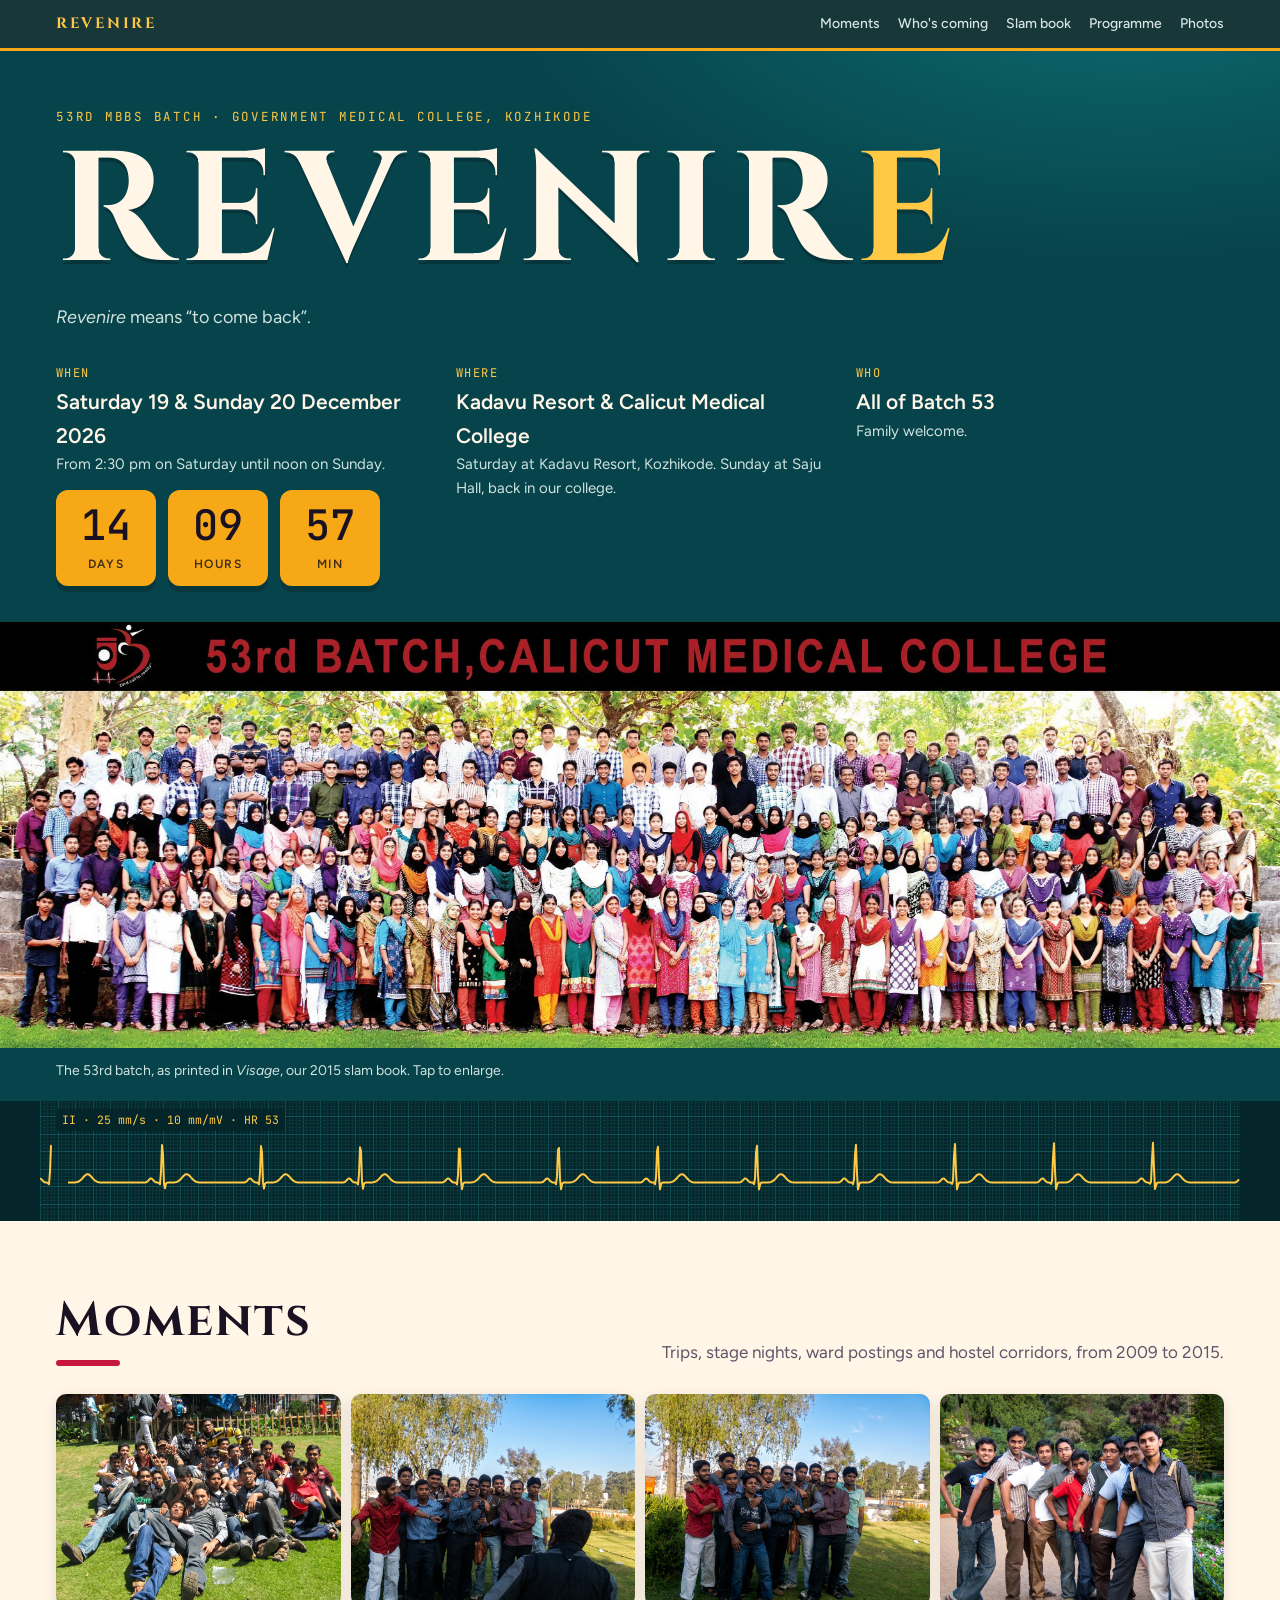
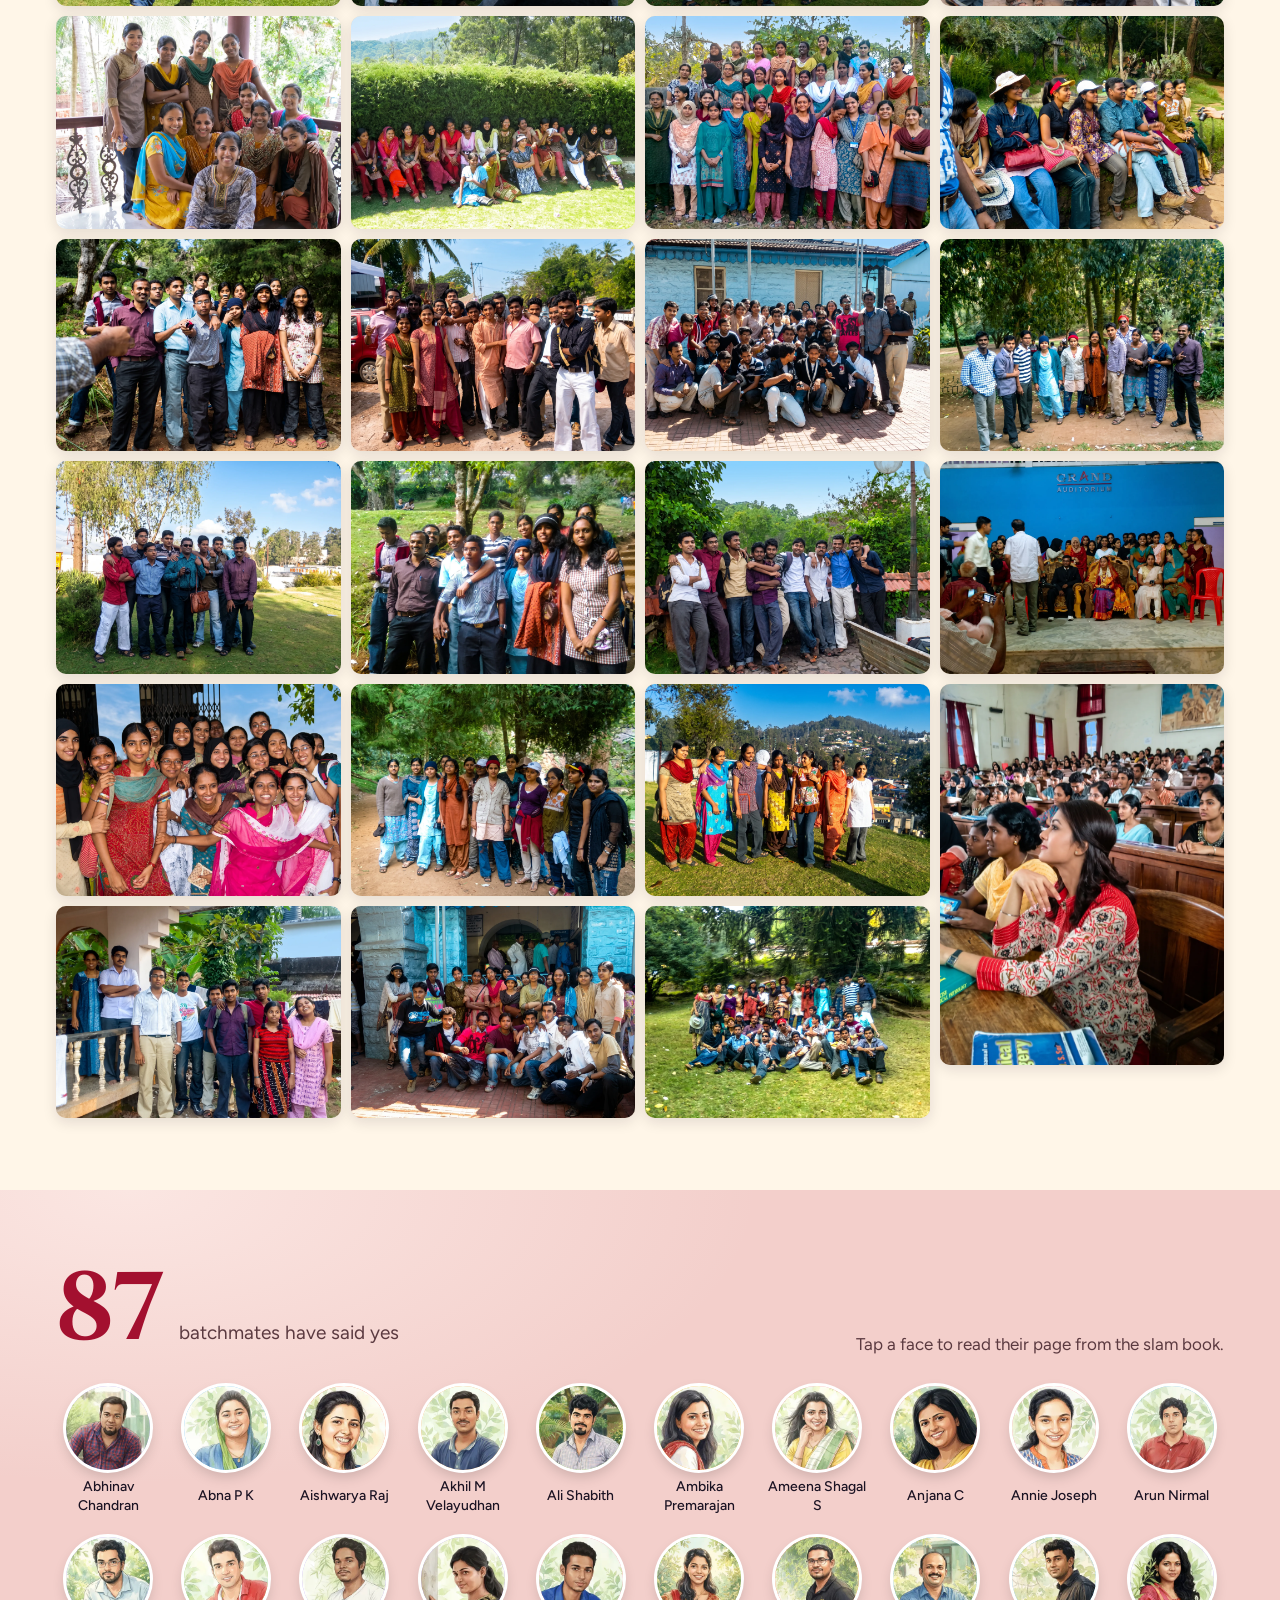
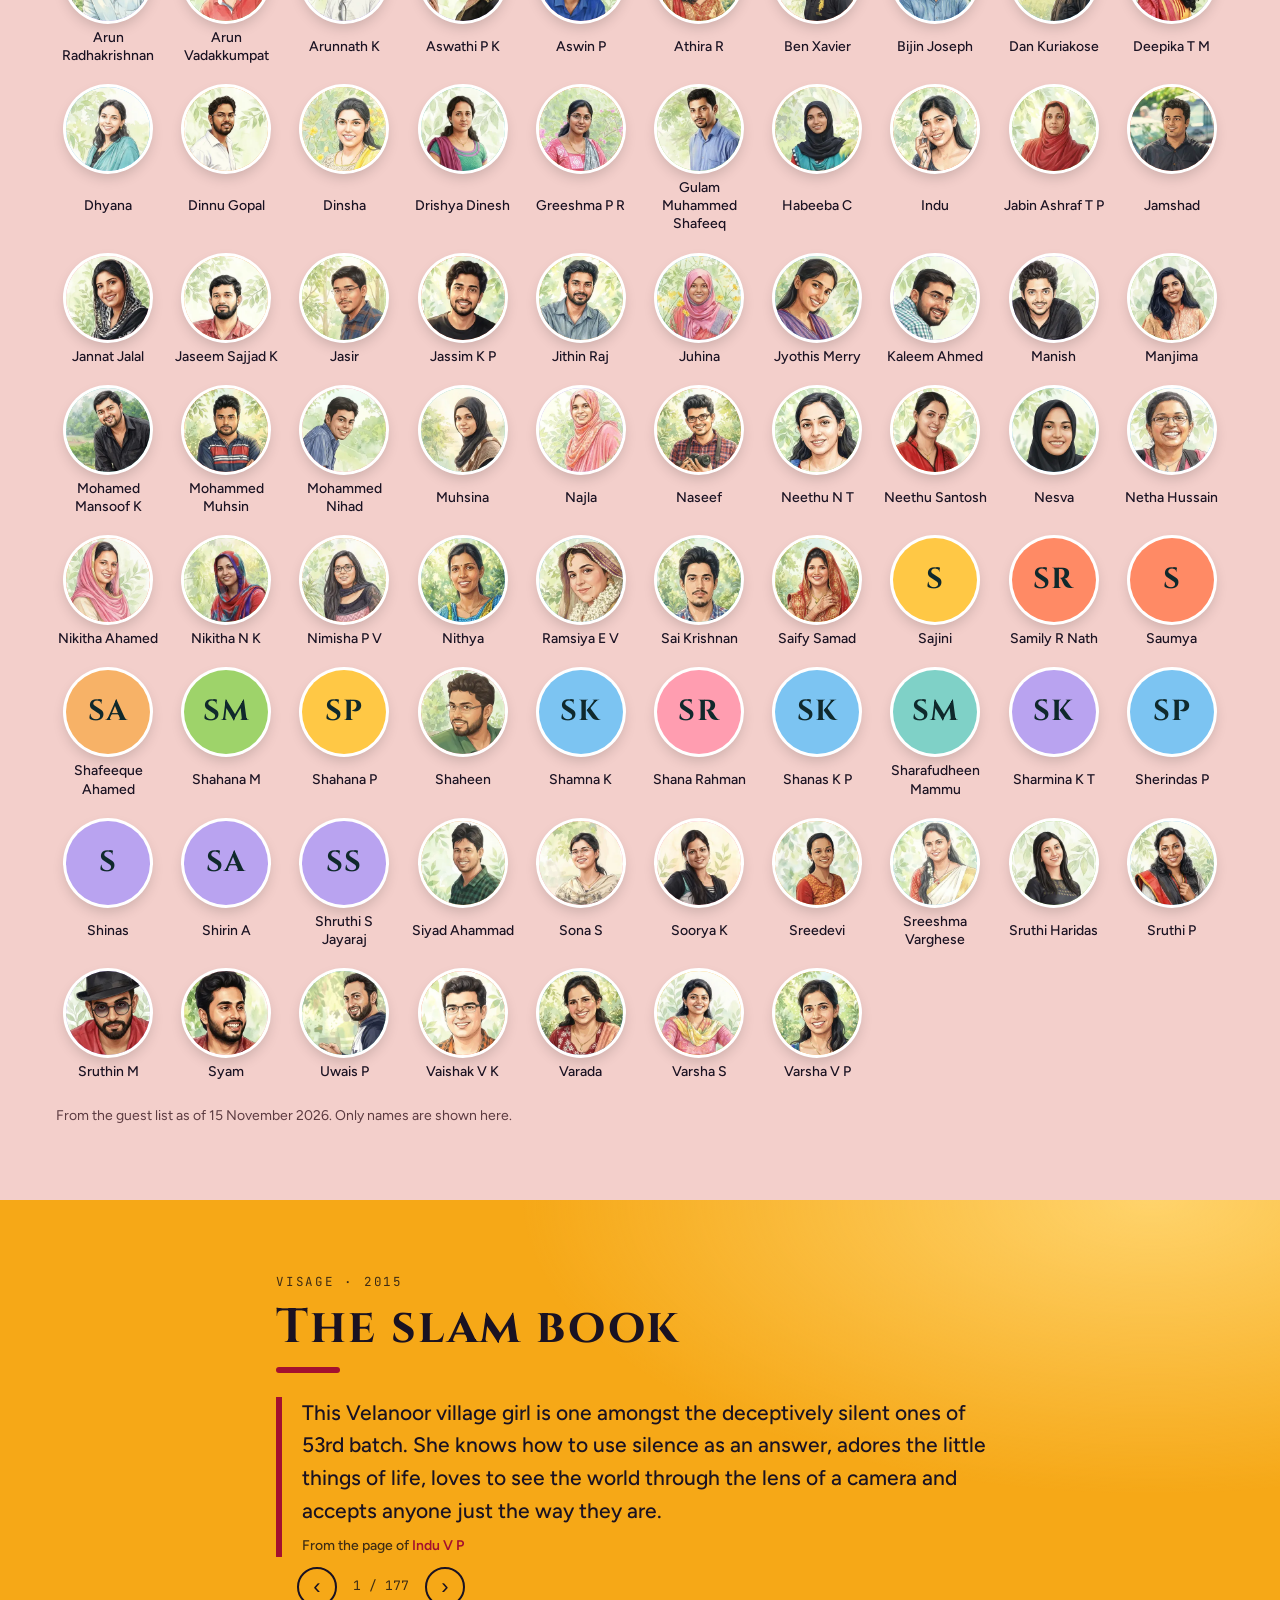
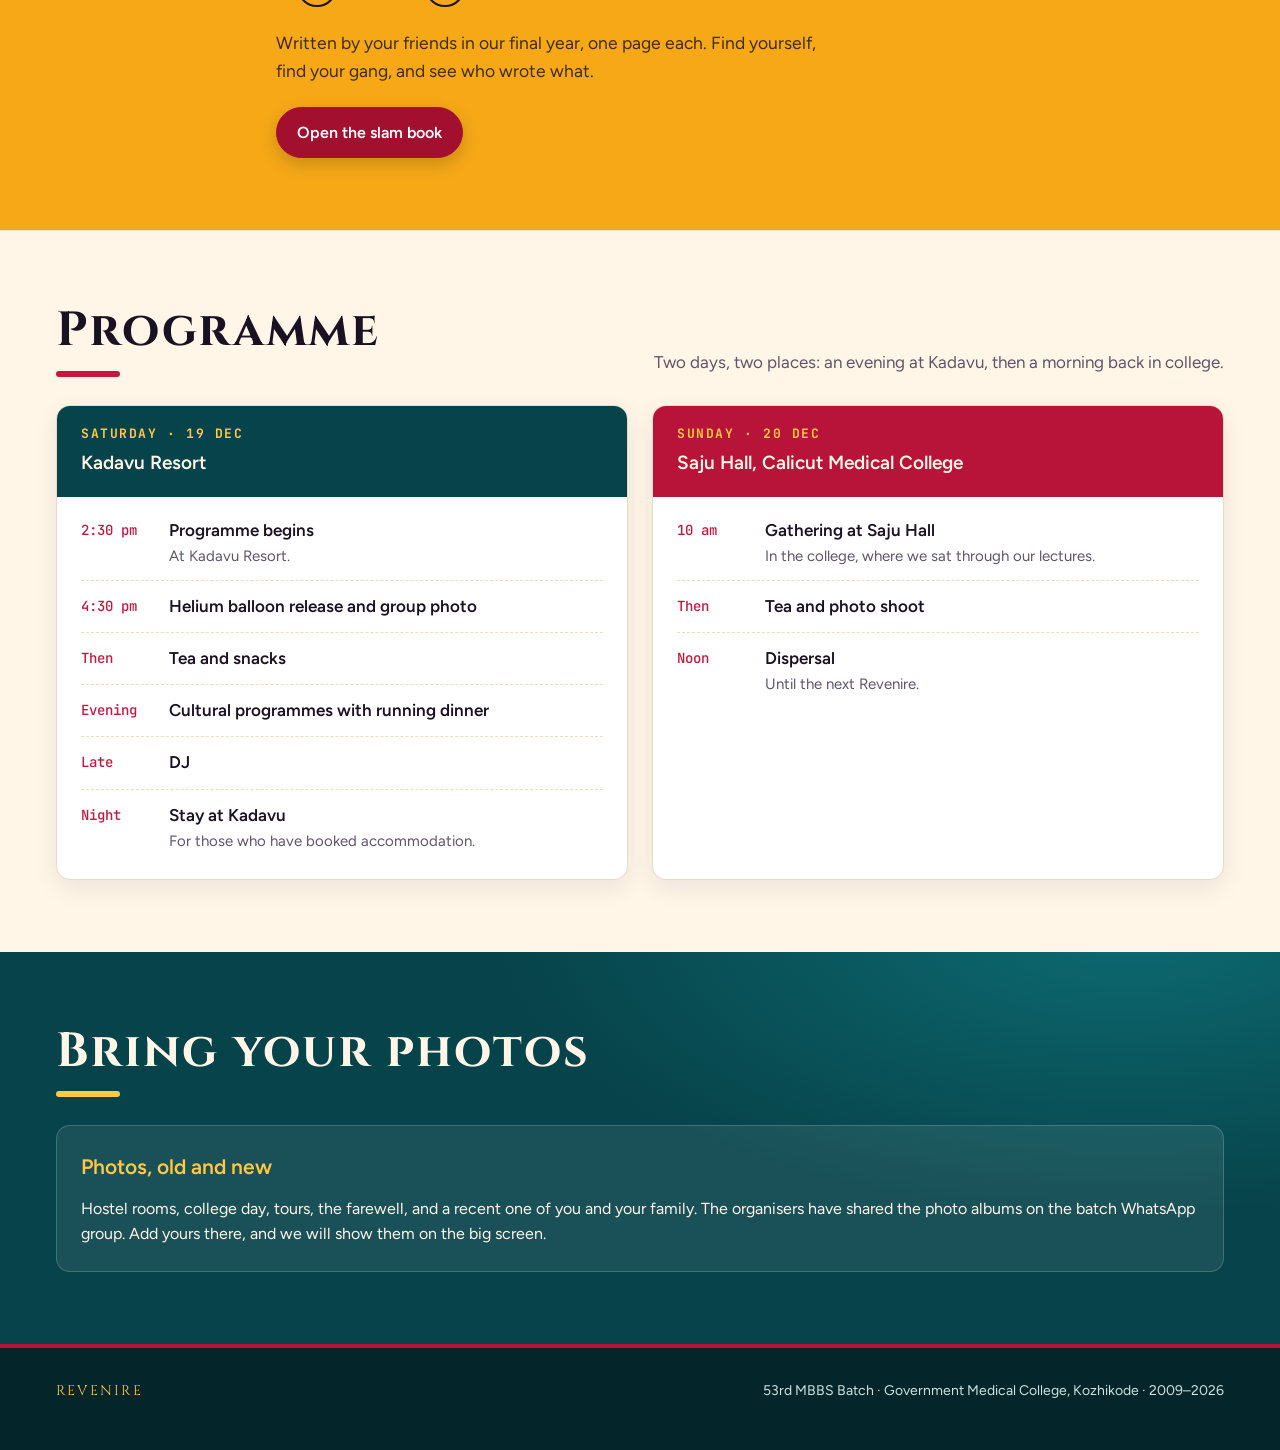
<file: index.html>
<!doctype html>
<html lang="en">
<head>
<meta charset="utf-8">
<meta name="viewport" content="width=device-width, initial-scale=1, viewport-fit=cover">
<title>Revenire</title>
<meta name="claude:viewport-fit-sides" content="cover">
<meta name="description" content="Revenire: the reunion of the 53rd MBBS batch, Government Medical College, Kozhikode.">
<link rel="preconnect" href="https://fonts.googleapis.com">
<link rel="preconnect" href="https://fonts.gstatic.com" crossorigin>
<link rel="stylesheet" href="https://fonts.googleapis.com/css2?family=Cinzel:wght@500;700&family=Figtree:wght@400;500;600&family=JetBrains+Mono:wght@400;500&display=swap">
<link rel="stylesheet" href="style.css">
<style>
.hero{padding-block:56px 36px}
.hero .eyebrow{color:var(--gold-2)}
.hero .display{text-shadow:0 4px 0 #00000033}
.hero .display{font-size:clamp(54px,13vw,156px);margin-top:12px}
.gloss{margin-top:16px;display:flex;flex-wrap:wrap;gap:6px 14px;align-items:baseline;font-size:18px;color:var(--muted)}
.when{display:grid;grid-template-columns:repeat(auto-fit,minmax(240px,1fr));gap:20px 32px;margin-top:32px;align-items:start}
.when .k{font-family:var(--font-mono);font-size:12px;letter-spacing:.12em;text-transform:uppercase;color:var(--trace)}
.when .v{font-size:21px;font-weight:600;margin-top:2px}
.when .s{font-size:15px;color:var(--muted)}
.tba{color:var(--muted);font-weight:500;font-style:italic}
.countdown{display:flex;gap:12px;margin-top:14px}
.cd{min-width:100px;padding:12px 14px 10px;border-radius:12px;background:var(--gold);text-align:center;box-shadow:0 6px 0 #0000002e}
.cd b{display:block;font-family:var(--font-mono);font-size:42px;line-height:1.1;font-weight:500;color:#1A1222;font-variant-numeric:tabular-nums}
.cd small{font-size:12px;letter-spacing:.12em;text-transform:uppercase;color:#3E2C14;font-weight:600}
@media (max-width:600px){.countdown{gap:8px}.cd{flex:1;min-width:0;padding:10px 6px 8px}.cd b{font-size:36px}}

.batch{margin:0}
.batch img{width:100%;height:auto;aspect-ratio:3/1;object-fit:cover;cursor:zoom-in}
.batch figcaption{font-size:14px;color:var(--muted);padding-block:12px 18px}

/* moments mosaic */
.mosaic{columns:4 240px;column-gap:10px}
.mosaic button{display:block;width:100%;padding:0;margin:0 0 10px;border:0;background:var(--line);border-radius:10px;box-shadow:0 4px 14px #1A12221f;overflow:hidden;cursor:zoom-in;break-inside:avoid}
.mosaic img{width:100%;height:auto;transition:transform .4s ease}
.mosaic button:hover img{transform:scale(1.03)}
@media (prefers-reduced-motion: reduce){.mosaic img{transition:none}}

/* who's coming */
.count{display:flex;align-items:baseline;gap:14px;flex-wrap:wrap}
.count b{font-family:var(--font-display);font-size:clamp(56px,9vw,96px);line-height:1;color:var(--trace);font-variant-numeric:tabular-nums}
.count span{font-size:19px;color:var(--muted)}
.faces{display:grid;grid-template-columns:repeat(auto-fill,minmax(104px,1fr));gap:22px 14px;margin-top:28px}
.face{display:grid;justify-items:center;gap:8px;text-align:center;text-decoration:none;color:var(--ink);min-width:0}
.face .av{width:84px;box-shadow:0 0 0 3px #FFFFFF,0 6px 14px #0000002e;transition:transform .2s ease}
a.face:hover .av{transform:translateY(-3px) rotate(-2deg)}
@media (prefers-reduced-motion: reduce){.face .av{transition:none}a.face:hover .av{transform:none}}
.face span{font-size:14px;line-height:1.3;overflow-wrap:anywhere;font-weight:500}
a.face:hover span{color:var(--trace)}
.note{font-size:14px;color:var(--muted);margin-top:24px}

/* slam book teaser */
.teaser{max-width:760px}
.quote{font-size:21px;line-height:1.55;font-weight:500;border-left:6px solid var(--trace);padding-left:20px;margin:24px 0}
@media (max-width:600px){
  .quote{font-size:17.5px;padding-left:14px}
  .mosaic{columns:2;column-gap:6px}
  .mosaic button{margin-bottom:6px;border-radius:4px}
  .faces{grid-template-columns:repeat(auto-fill,minmax(92px,1fr));gap:18px 10px}
  .face .av{width:74px}
  .day{padding:0 16px 10px}
  .day h3{margin:0 -16px 6px;padding:16px}
  .hero{padding-block:32px 20px}
  .when{gap:18px;margin-top:24px}
  .batch figcaption{font-size:13px}
}
.day h3 .dv{display:block;font-family:var(--font-body);font-size:15px;letter-spacing:0;text-transform:none;color:#FFF6E8;font-weight:600;font-size:19px;margin-top:4px}
.quote cite{display:block;font-style:normal;font-size:14px;color:var(--muted);margin-top:8px}
.quote cite a{color:var(--trace);font-weight:600;text-decoration:none}
.snip{touch-action:pan-y;user-select:none;border-radius:6px}
.snip .quote{min-height:7.2em;margin-bottom:10px}
.quote.in{animation:snipIn .45s ease}
@keyframes snipIn{from{opacity:.15;transform:translateX(14px)}to{opacity:1;transform:none}}
@media (prefers-reduced-motion: reduce){.quote.in{animation:none}}
.snip-nav{display:flex;align-items:center;gap:12px;padding-left:21px}
.snip-nav button{width:40px;height:40px;border-radius:50%;border:2px solid var(--ink);background:transparent;color:var(--ink);font-size:22px;line-height:1;cursor:pointer}
.snip-nav button:hover{background:var(--ink);color:var(--gold)}
.snip-nav span{font-family:var(--font-mono);font-size:13px;color:var(--muted);font-variant-numeric:tabular-nums;min-width:64px;text-align:center}

/* programme */
.days{display:grid;grid-template-columns:repeat(auto-fit,minmax(300px,1fr));gap:24px}
.day{background:var(--surface);border:1px solid var(--line);border-radius:14px;padding:0 24px 14px;overflow:hidden;box-shadow:0 8px 24px #1A122214}
.day h3{font-family:var(--font-mono);font-size:13px;letter-spacing:.12em;text-transform:uppercase;color:var(--gold-2);background:var(--teal);margin:0 -24px 8px;padding:18px 24px}
.day:nth-child(2) h3{background:var(--crimson)}
.prog{list-style:none;margin:0;padding:0}
.prog li{display:grid;grid-template-columns:74px minmax(0,1fr);gap:14px;padding-block:12px;border-bottom:1px dashed var(--line)}
.prog li:last-child{border-bottom:0}
.prog time{font-family:var(--font-mono);font-size:14px;color:var(--trace);font-weight:500;font-variant-numeric:tabular-nums;padding-top:2px}
.prog strong{display:block;font-weight:600}
.prog p{font-size:15px;color:var(--muted)}

.cards{display:grid;grid-template-columns:repeat(auto-fit,minmax(280px,1fr));gap:20px}
.card{background:var(--surface);border:1px solid var(--line);border-radius:14px;padding:24px;display:grid;gap:12px;align-content:start;min-width:0}
.card h3{font-size:21px;font-weight:600;color:var(--trace)}
.card p{color:var(--ink);font-size:16px}
</style>
</head>
<body>
<header class="top">
  <div class="wrap">
    <a class="brand" href="#top">REVENIRE</a>
    <nav class="nav" aria-label="Sections">
      <a class="opt" href="#moments">Moments</a>
      <a class="opt" href="#coming">Who's coming</a>
      <a href="slambook.html">Slam book</a>
      <a class="opt" href="#programme">Programme</a>
      <a class="opt" href="#join">Photos</a>
    </nav>
  </div>
</header>

<main id="top">
  <div class="band band-teal">
  <div class="hero wrap">
    <div class="eyebrow">53rd MBBS Batch · Government Medical College, Kozhikode</div>
    <h1 class="display">REVENIR<span>E</span></h1>
    <div class="gloss"><span><em>Revenire</em> means “to come back”.</span></div>
    <div class="when">
      <div><div class="k">When</div><div class="v" id="f-date"></div><div class="s" id="f-date-note"></div><div class="countdown" id="countdown" hidden></div></div>
      <div><div class="k">Where</div><div class="v" id="f-venue"></div><div class="s" id="f-venue-note">Kozhikode, where it all started in 2009.</div></div>
      <div><div class="k">Who</div><div class="v">All of Batch 53</div><div class="s">Family welcome.</div></div>
    </div>
  </div>

  <figure class="batch">
    <img id="batch-img" src="gallery/batch.webp" width="4000" height="1337" alt="The whole 53rd batch standing in rows on the college grounds, from the Visage slam book">
    <figcaption class="wrap">The 53rd batch, as printed in <em>Visage</em>, our 2015 slam book. Tap to enlarge.</figcaption>
  </figure>
  </div>

  <div class="strip" aria-hidden="true">
    <div class="strip-inner"><canvas class="ecg" id="ecg"></canvas><div class="strip-label">II · 25 mm/s · 10 mm/mV · HR 53</div></div>
  </div>

  <section class="block" id="moments" style="border-top:0">
    <div class="wrap">
      <div class="sec-head">
        <h2 class="sec">Moments</h2>
        <p>Trips, stage nights, ward postings and hostel corridors, from 2009 to 2015.</p>
      </div>
      <div class="mosaic" id="mosaic"></div>
    </div>
  </section>

  <section class="block band band-crimson" id="coming">
    <div class="wrap">
      <div class="sec-head">
        <div class="count"><b id="n-coming">0</b><span>batchmates have said yes</span></div>
        <p>Tap a face to read their page from the slam book.</p>
      </div>
      <div class="faces" id="faces"></div>
      <p class="note" id="as-of"></p>
    </div>
  </section>

  <section class="block band band-gold" id="slam">
    <div class="wrap teaser">
      <div>
        <div class="eyebrow">Visage · 2015</div>
        <h2 class="sec" style="margin-top:8px">The slam book</h2>
        <div class="snip" id="snip" tabindex="0" aria-roledescription="carousel" aria-label="Snippets from the slam book. Use the arrows or swipe to see more.">
          <blockquote class="quote" id="quote" aria-live="polite"></blockquote>
          <div class="snip-nav">
            <button type="button" id="snip-prev" aria-label="Previous snippet">‹</button>
            <span id="snip-count"></span>
            <button type="button" id="snip-next" aria-label="Next snippet">›</button>
          </div>
        </div>
        <p style="color:var(--muted);max-width:52ch;font-size:17.5px;margin-top:22px">Written by your friends in our final year, one page each. Find yourself, find your gang, and see who wrote what.</p>
        <div class="row" style="margin-top:22px"><a class="btn btn-primary" href="slambook.html">Open the slam book</a></div>
      </div>
    </div>
  </section>

  <section class="block" id="programme">
    <div class="wrap">
      <div class="sec-head">
        <h2 class="sec">Programme</h2>
        <p>Two days, two places: an evening at Kadavu, then a morning back in college.</p>
      </div>
      <div class="days" id="days"></div>
    </div>
  </section>

  <section class="block band band-teal" id="join">
    <div class="wrap">
      <div class="sec-head"><h2 class="sec">Bring your photos</h2></div>
      <div class="cards">
        <div class="card">
          <h3>Photos, old and new</h3>
          <p>Hostel rooms, college day, tours, the farewell, and a recent one of you and your family. The organisers have shared the photo albums on the batch WhatsApp group. Add yours there, and we will show them on the big screen.</p>
        </div>
      </div>
    </div>
  </section>
</main>

<footer><div class="wrap"><span class="sig">REVENIRE</span><span>53rd MBBS Batch · Government Medical College, Kozhikode · 2009–2026</span></div></footer>

<script src="config.js"></script>
<script src="cartoons/manifest.js"></script>
<script src="slambook/data.js"></script>
<script src="slambook/autograph.js"></script>
<script src="gallery/gallery.js"></script>
<script src="common.js"></script>
<script>
(function(){
  const C = window.REVENIRE, P = window.SLAMBOOK || [], G = window.GALLERY || [], R = window.Rev;
  const $ = id => document.getElementById(id);
  const TBA = '<span class="tba">To be announced</span>';

  $('f-date').innerHTML = C.dateLabel ? R.esc(C.dateLabel) : TBA;
  $('f-venue').innerHTML = C.venue ? R.esc(C.venue) : TBA;
  if (C.venueNote) $('f-venue-note').textContent = C.venueNote;
  if (C.dateNote) $('f-date-note').textContent = C.dateNote;
  const start = C.dateISO ? new Date(C.dateISO) : null;
  if (start && !isNaN(start)) {
    const box = $('countdown'); box.hidden = false;
    const tick = () => { const ms = start - new Date();
      if (ms <= 0) { box.innerHTML = '<div class="cd"><b>Now</b><small>Welcome back</small></div>'; return; }
      const d = Math.floor(ms/864e5), h = Math.floor(ms/36e5)%24, m = Math.floor(ms/6e4)%60;
      box.innerHTML = [[d,'days'],[h,'hours'],[m,'min']].map(([n,l]) => `<div class="cd"><b>${String(n).padStart(2,'0')}</b><small>${l}</small></div>`).join(''); };
    tick(); setInterval(tick, 30000);
  }

  R.ecg($('ecg'));
  $('batch-img').addEventListener('click', () => R.lightbox(['gallery/batch.webp'], 0));

  // Moments
  const urls = G.map(g => 'gallery/' + g[0]);
  $('mosaic').innerHTML = G.map((g,i) => `<button type="button" data-i="${i}" aria-label="Open photo ${i+1}"><img src="gallery/${g[0]}" width="${g[1]}" height="${g[2]}" alt="" loading="lazy"></button>`).join('');
  $('mosaic').addEventListener('click', e => { const b = e.target.closest('button'); if (b) R.lightbox(urls, +b.dataset.i); });

  // Who's coming
  const coming = (C.coming || []).slice().sort((a,b) => a.localeCompare(b));
  $('n-coming').textContent = coming.length;
  $('faces').innerHTML = coming.map(n => {
    const p = R.matchProfile(n, P);
    const extra = C.extraFaces && C.extraFaces[n];   // photo supplied for someone the slam book has no picture of
    const pic = (extra && !(p && R.cartoon(p.slug))) ? `<div class="av"><img src="faces/${R.esc(extra)}" alt="${R.esc(n)}" loading="lazy"></div>` : R.avatar(n, p && p.slug, 84, p);
    const inner = pic + `<span>${R.esc(n)}</span>`;
    return p ? `<a class="face" href="slambook.html#${p.slug}">${inner}</a>` : `<div class="face">${inner}</div>`;
  }).join('');
  $('as-of').textContent = 'From the guest list as of ' + (C.listAsOf || 'recently') + '. Only names are shown here.';

  // Slam book snippets: the opening lines of every page, shuffled for each visitor, slide to see more
  const snips = P.filter(p => p.text.length).map(p => {
    let s = p.text[0].split(/(?<=[.!?])\s/).slice(0, 2).join(' ');
    if (s.length > 260) s = s.split(/(?<=[.!?])\s/)[0];
    return { s, p };
  });
  for (let i = snips.length - 1; i > 0; i--) { const j = Math.floor(Math.random() * (i + 1)); [snips[i], snips[j]] = [snips[j], snips[i]]; }
  let si = 0, timer = null;
  const showSnip = k => {
    si = (k + snips.length) % snips.length; const { s, p } = snips[si];
    const q = $('quote'); q.classList.remove('in'); void q.offsetWidth;
    q.innerHTML = `${R.esc(s)}<cite>From the page of <a href="slambook.html#${p.slug}">${R.esc(p.name)}</a></cite>`;
    q.classList.add('in');
    $('snip-count').textContent = `${si + 1} / ${snips.length}`;
  };
  const stopAuto = () => { clearInterval(timer); timer = null; };
  if (snips.length) {
    showSnip(0);
    $('snip-prev').addEventListener('click', () => { stopAuto(); showSnip(si - 1); });
    $('snip-next').addEventListener('click', () => { stopAuto(); showSnip(si + 1); });
    let x0 = null;
    $('snip').addEventListener('pointerdown', e => { x0 = e.clientX; });
    $('snip').addEventListener('pointerup', e => { if (x0 === null) return; const dx = e.clientX - x0; x0 = null;
      if (Math.abs(dx) > 40) { stopAuto(); showSnip(si + (dx < 0 ? 1 : -1)); } });
    $('snip').addEventListener('keydown', e => { if (e.key === 'ArrowRight') { stopAuto(); showSnip(si + 1); } if (e.key === 'ArrowLeft') { stopAuto(); showSnip(si - 1); } });
    if (!matchMedia('(prefers-reduced-motion: reduce)').matches) {
      timer = setInterval(() => showSnip(si + 1), 9000);
      ['mouseenter', 'focusin'].forEach(ev => $('snip').addEventListener(ev, stopAuto));
    }
  }

  // Programme
  const days = {};
  (C.programme || []).forEach(x => (days[x.day || ''] ||= []).push(x));
  $('days').innerHTML = Object.entries(days).map(([d, items]) => `<div class="day"><h3>${R.esc(d)}${d === 'Saturday' ? ' · 19 Dec' : d === 'Sunday' ? ' · 20 Dec' : ''}${C.dayVenues && C.dayVenues[d] ? '<span class="dv">' + R.esc(C.dayVenues[d]) + '</span>' : ''}</h3><ol class="prog">${
    items.map(x => `<li><time>${R.esc(x.time)}</time><div><strong>${R.esc(x.title)}</strong>${x.note ? `<p>${R.esc(x.note)}</p>` : ''}</div></li>`).join('')}</ol></div>`).join('');

  // Links
})();
</script>

</body>
</html>
</file>
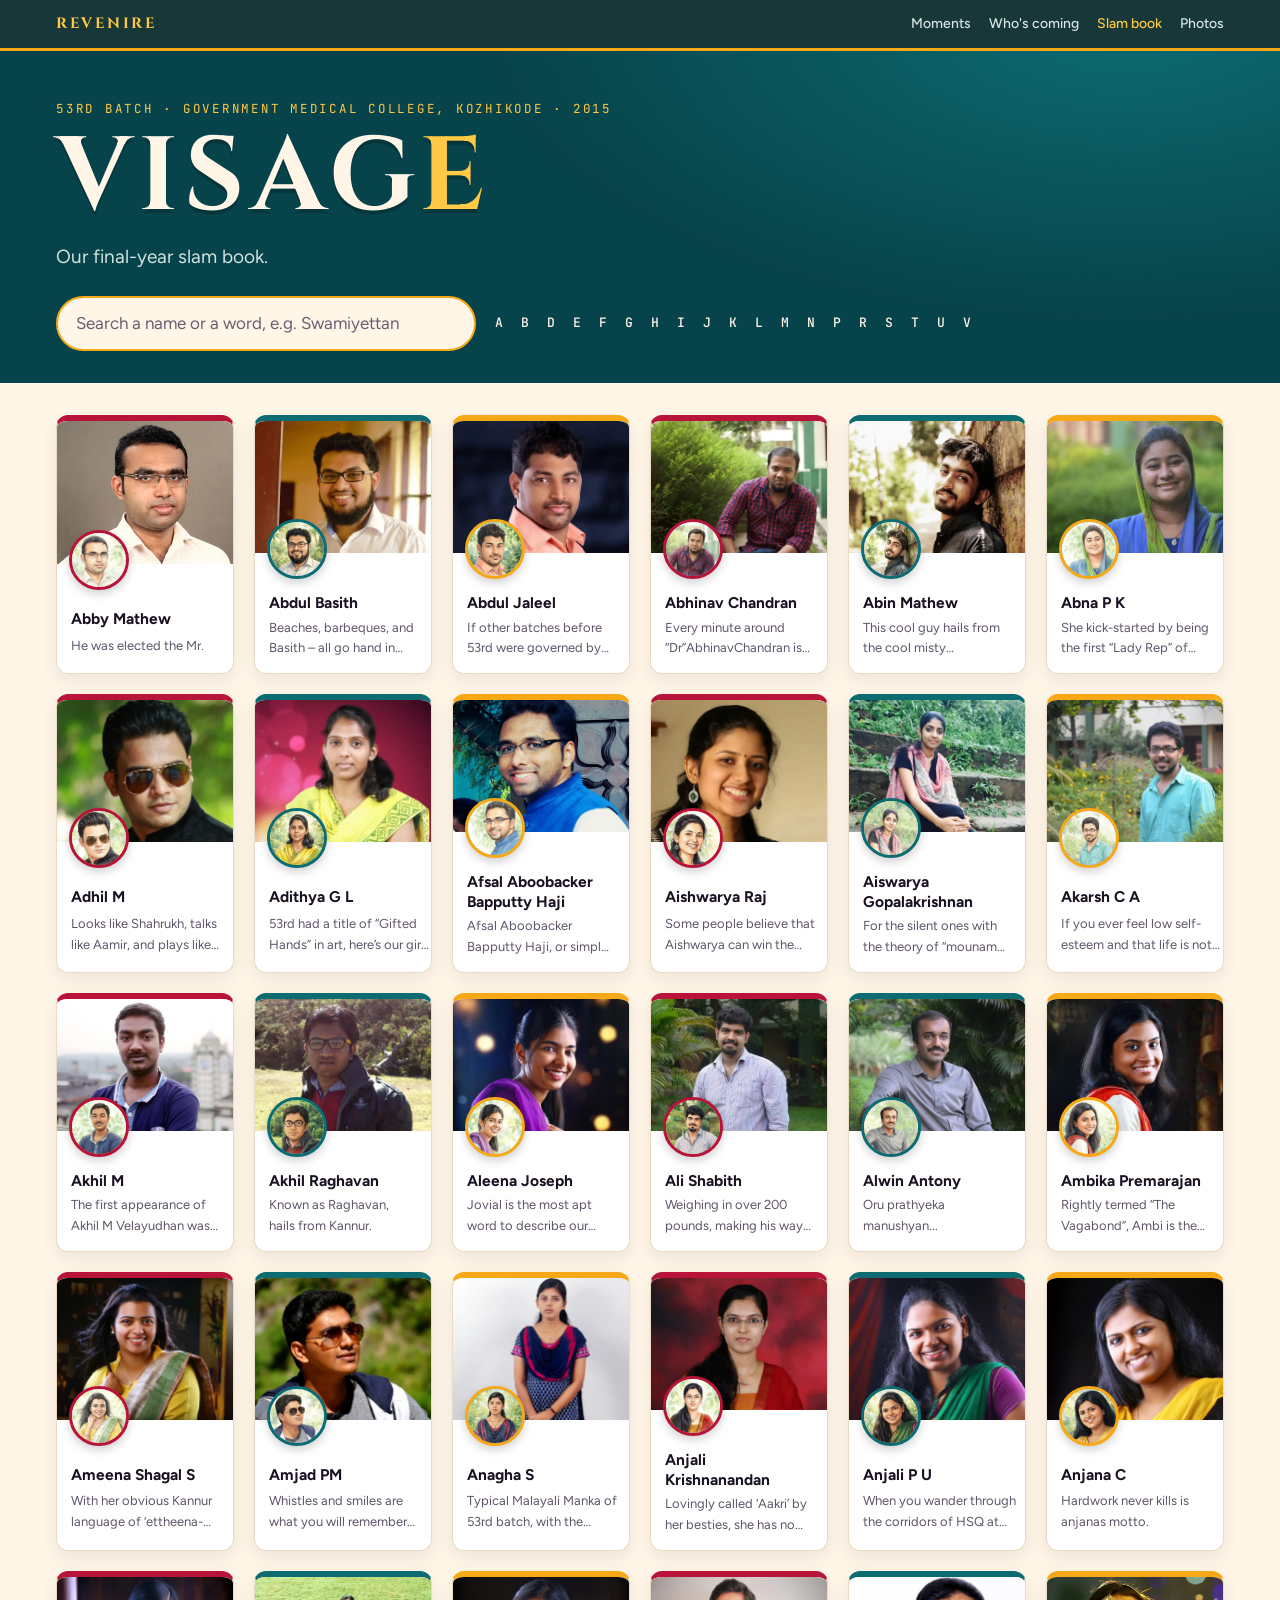
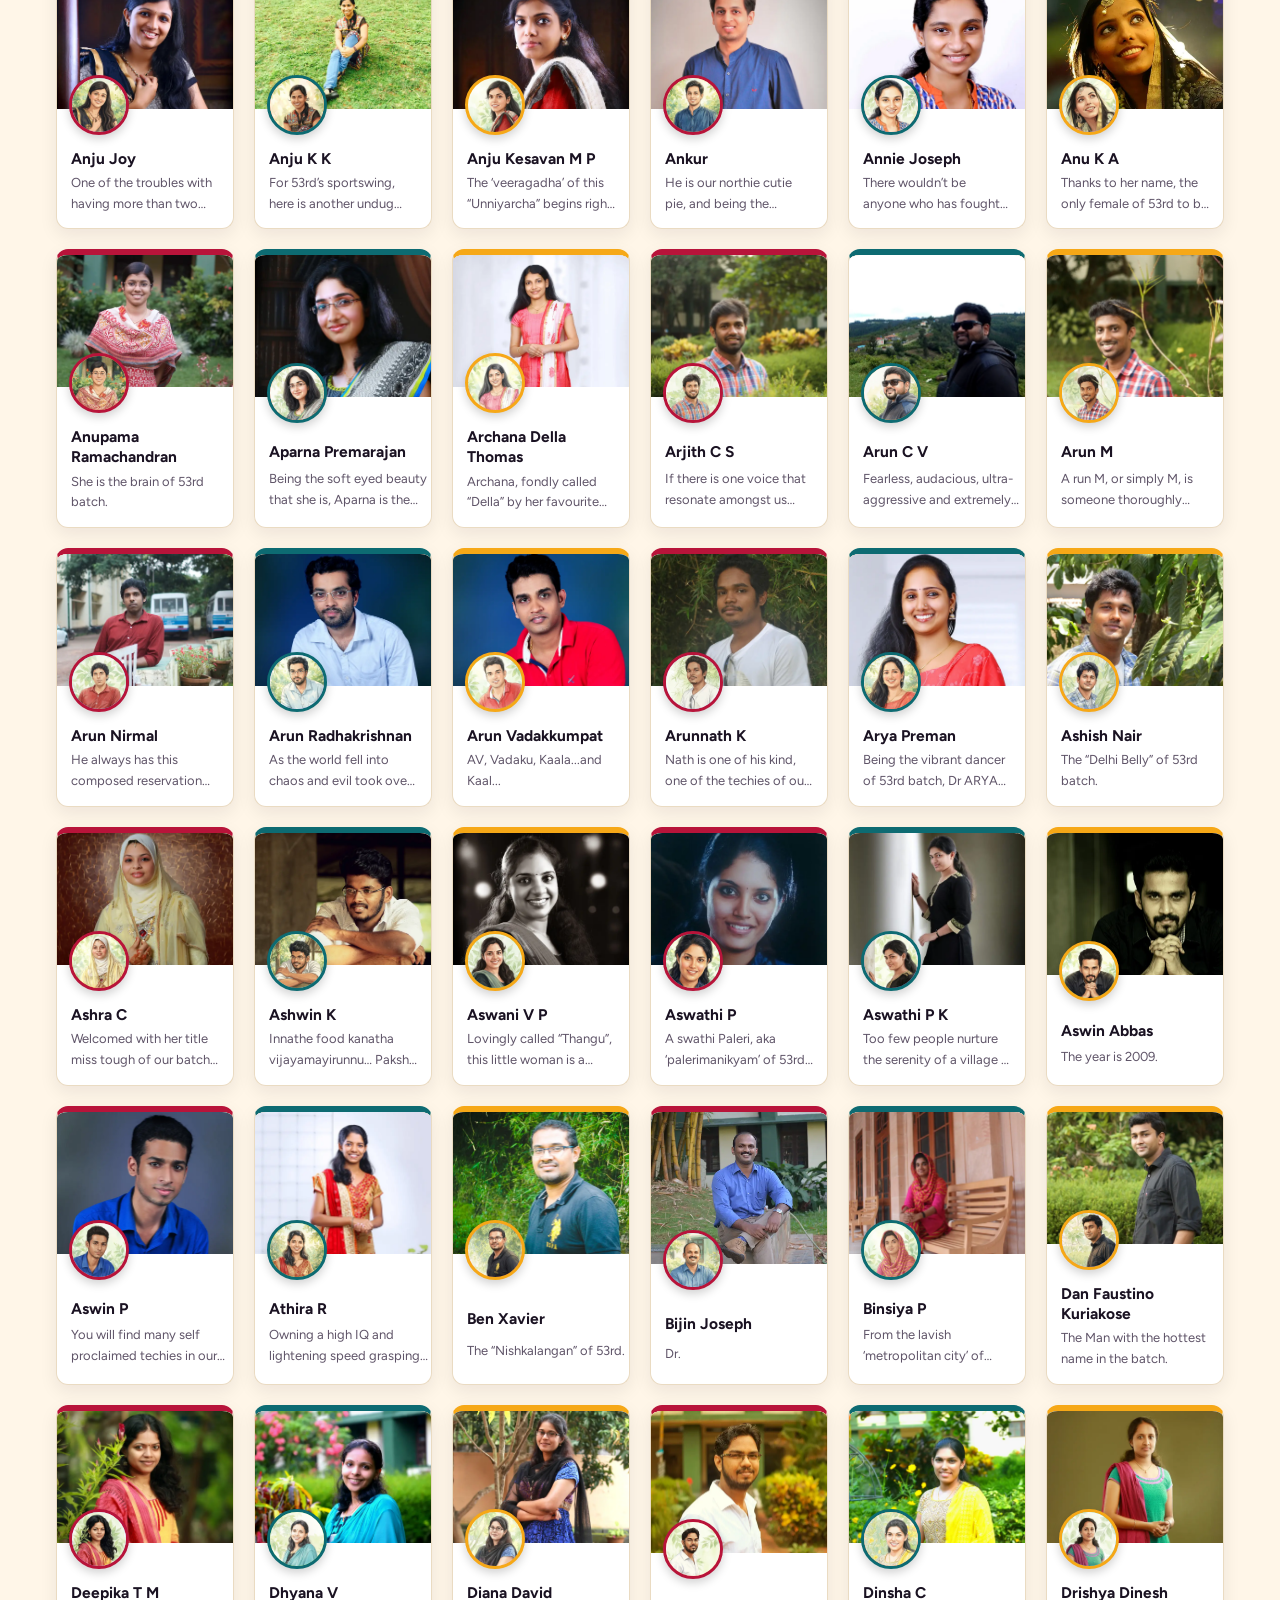
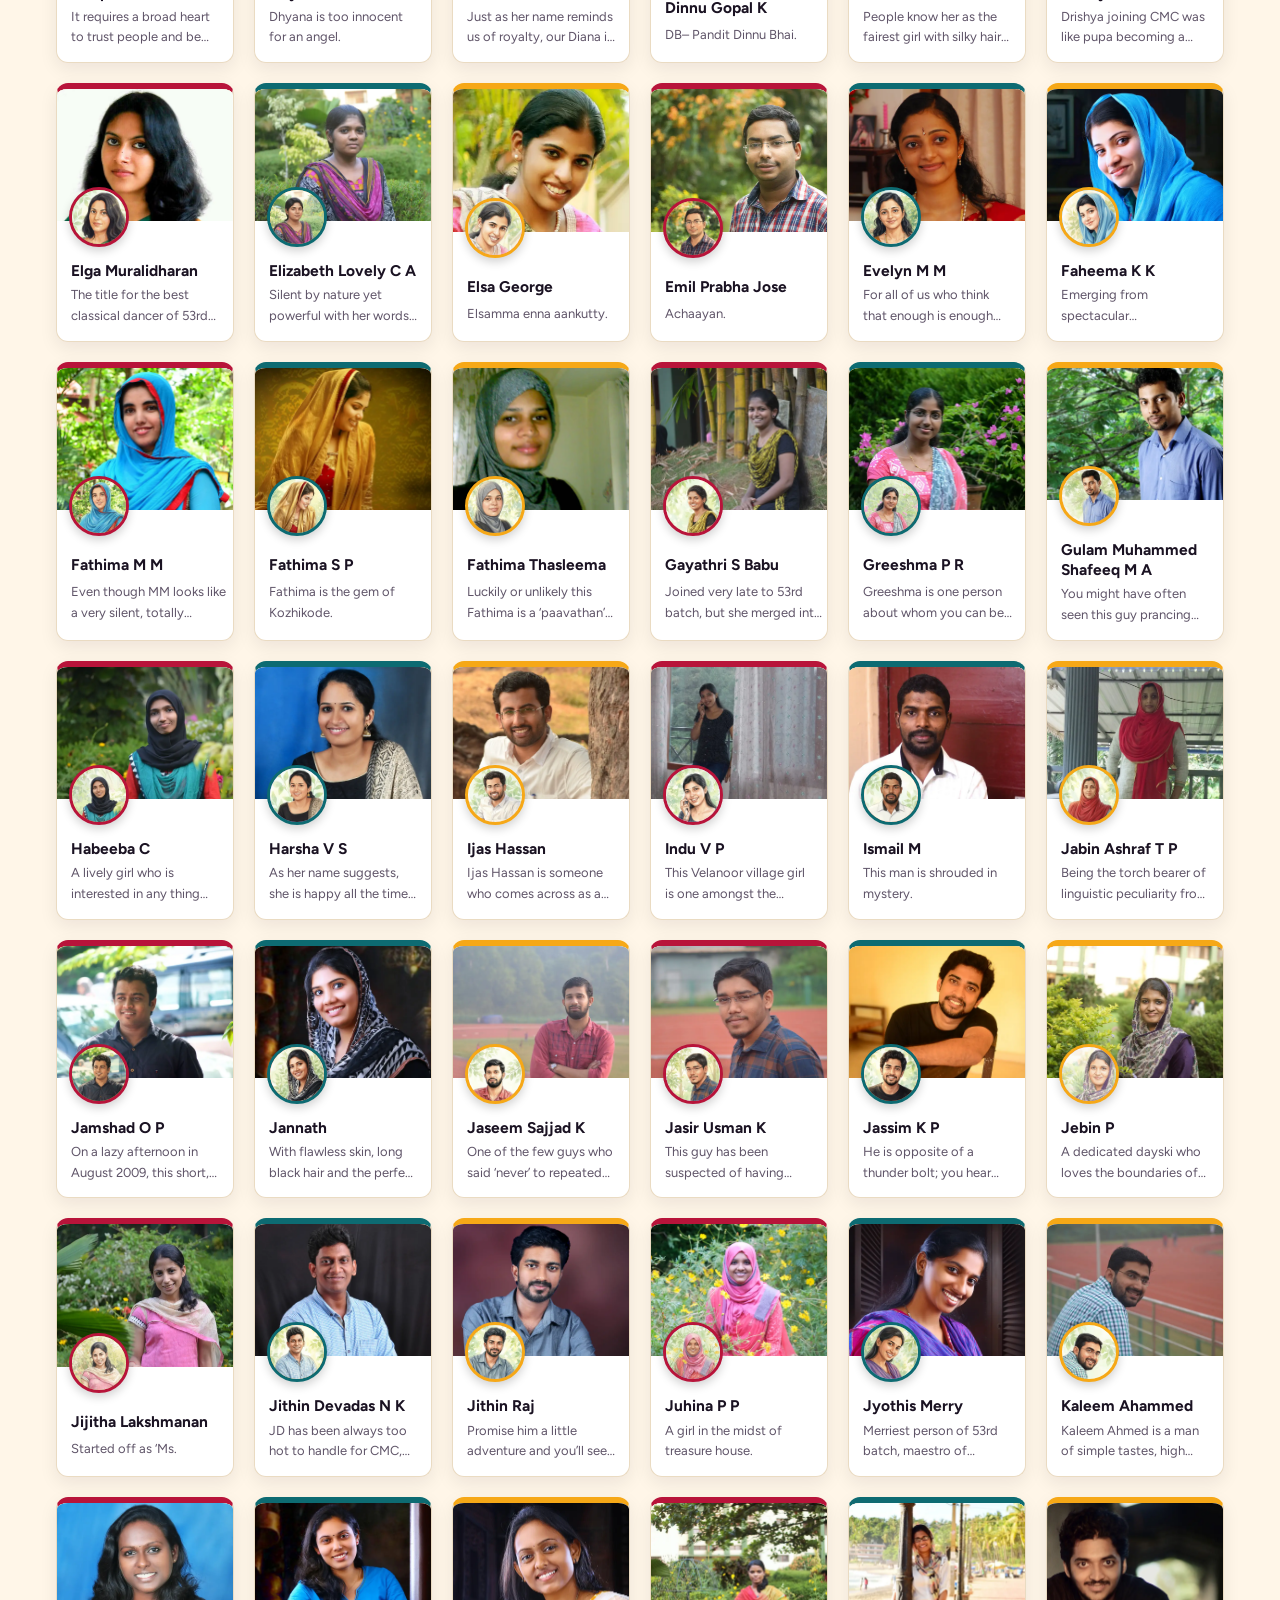
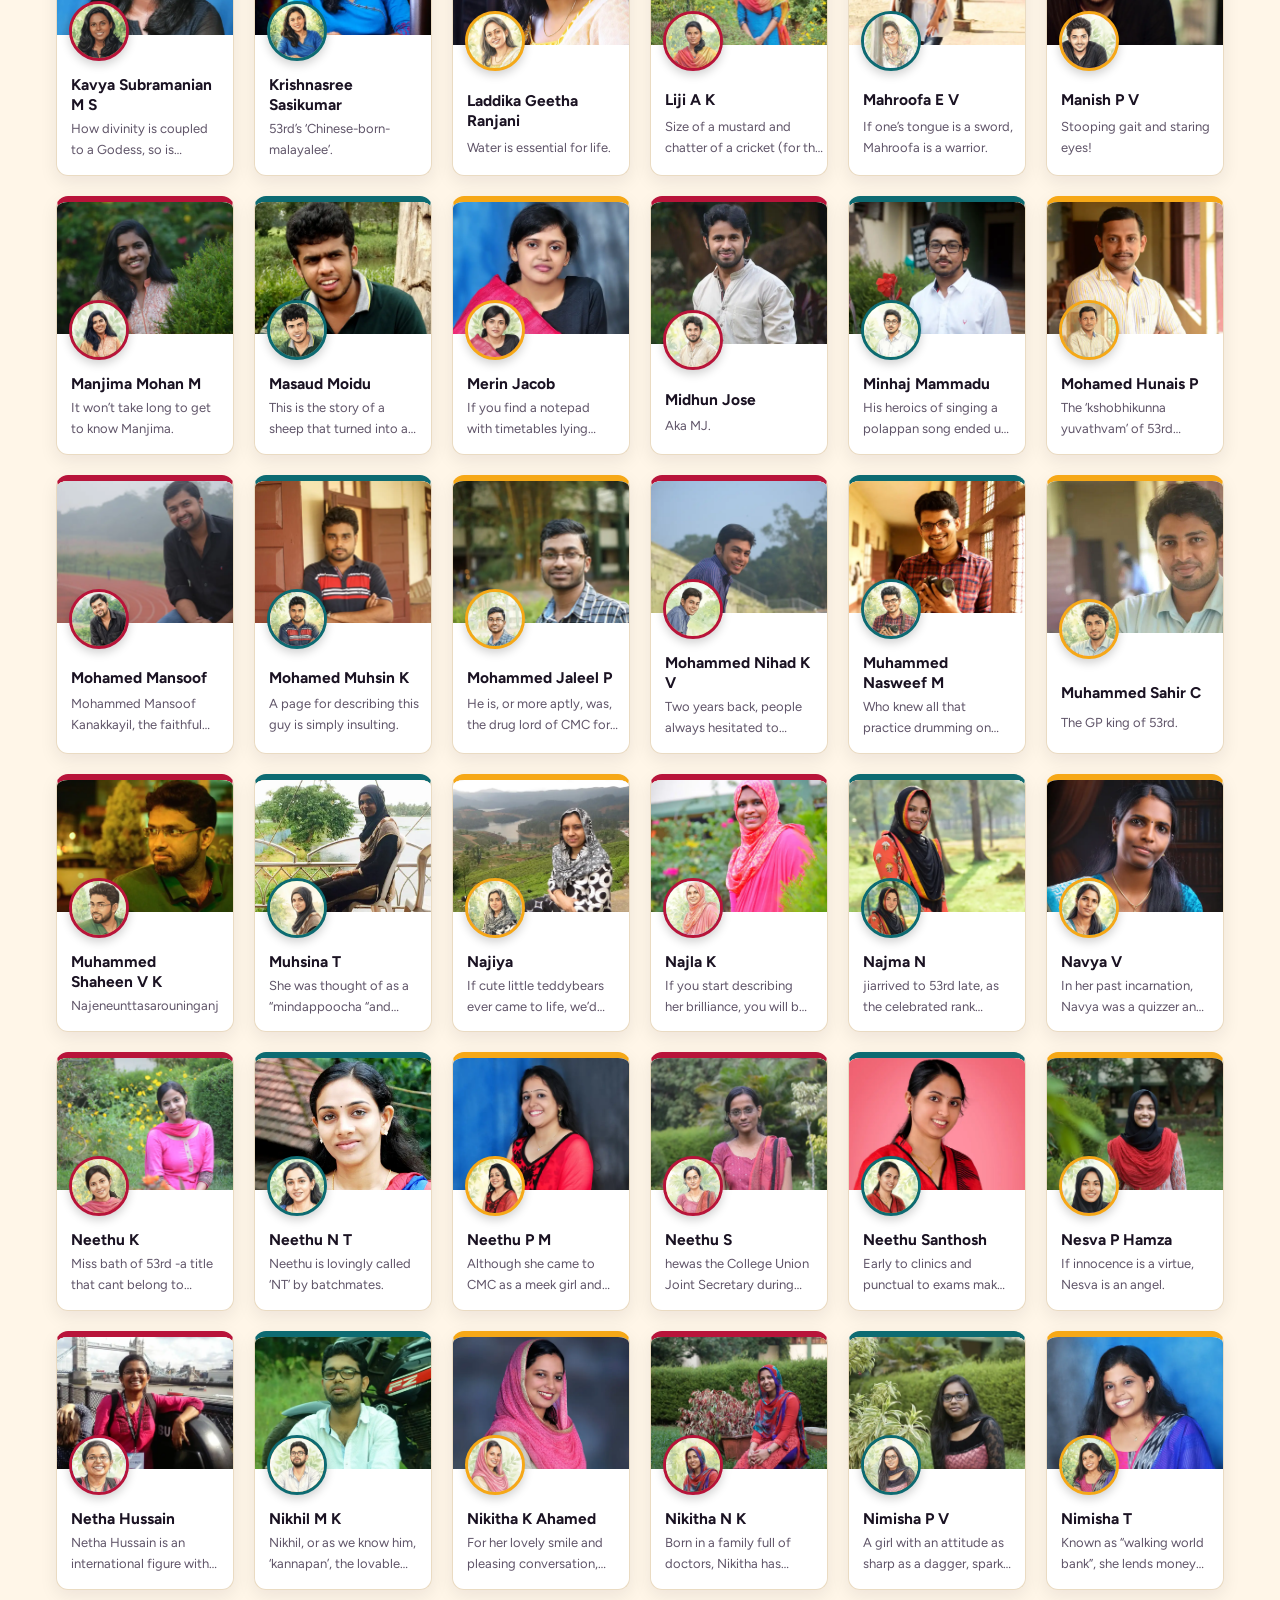
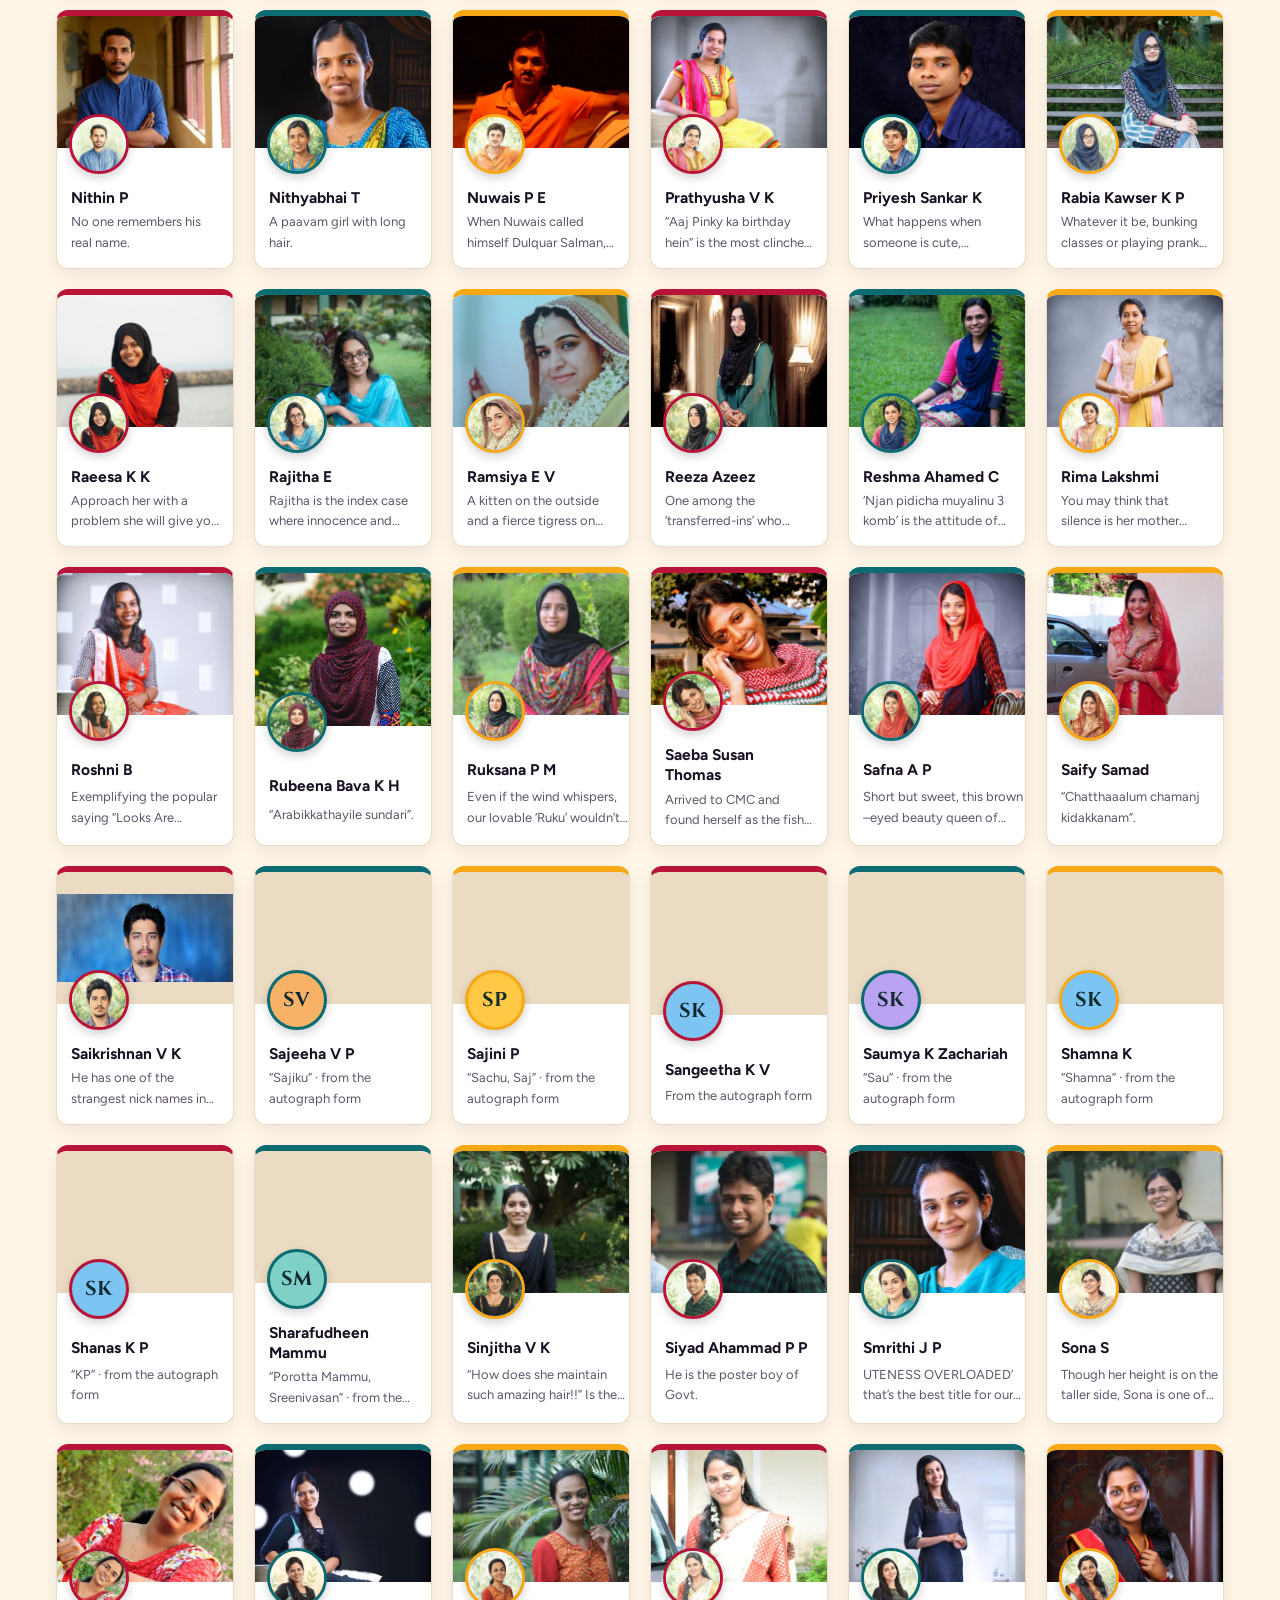
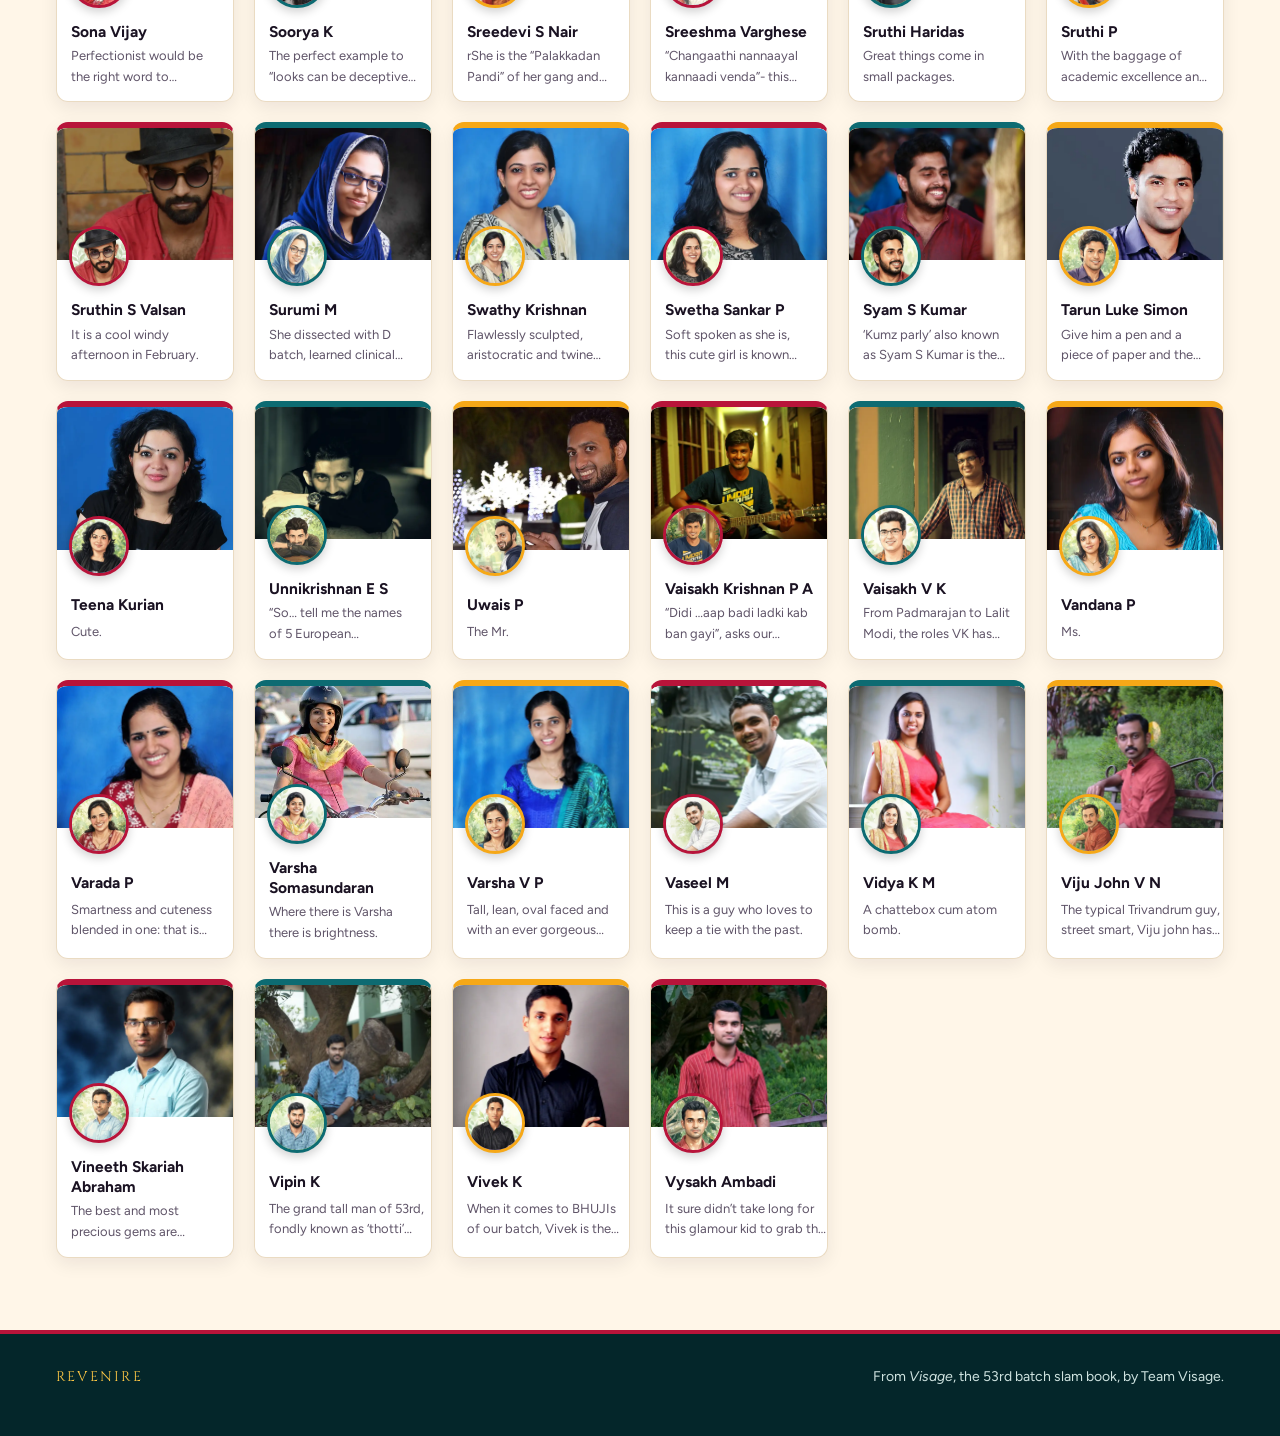
<file: slambook.html>
<!doctype html>
<html lang="en">
<head>
<meta charset="utf-8">
<meta name="viewport" content="width=device-width, initial-scale=1, viewport-fit=cover">
<title>Visage Slam Book</title>
<meta name="claude:viewport-fit-sides" content="cover">
<link rel="preconnect" href="https://fonts.googleapis.com">
<link rel="preconnect" href="https://fonts.gstatic.com" crossorigin>
<link rel="stylesheet" href="https://fonts.googleapis.com/css2?family=Cinzel:wght@500;700&family=Figtree:wght@400;500;600&family=JetBrains+Mono:wght@400;500&display=swap">
<link rel="stylesheet" href="style.css">
<style>
:root{padding-top:env(safe-area-inset-top,0px);padding-bottom:env(safe-area-inset-bottom,0px)}
.intro{padding-block:48px 32px}
.intro .eyebrow{color:var(--gold-2)}
.intro .display{text-shadow:0 4px 0 #00000033}
.intro .display{font-size:clamp(44px,9vw,104px);margin-top:10px}
.intro p{color:var(--muted);max-width:60ch;margin-top:14px;font-size:19px}
.tools{display:flex;flex-wrap:wrap;gap:12px;align-items:center;margin-top:24px}
.search{flex:1 1 260px;max-width:420px;padding:12px 18px;border-radius:999px;border:2px solid var(--gold);background:#FFF6E8;color:#1A1222;font:inherit}
.search::placeholder{color:#6B5E70}
.letters{display:flex;flex-wrap:wrap;gap:4px}
.letters a{font-family:var(--font-mono);font-size:13px;font-weight:500;text-decoration:none;color:var(--ink);padding:4px 7px;border-radius:6px}
.letters a:hover{background:var(--gold);color:#1A1222}

.grid{display:grid;grid-template-columns:repeat(auto-fill,minmax(176px,1fr));gap:20px;padding-block:32px 72px}
.pcard{--c:var(--crimson);display:grid;gap:10px;text-decoration:none;color:var(--ink);background:var(--surface);border:1px solid var(--line);border-top:6px solid var(--c);border-radius:12px;overflow:hidden;min-width:0;box-shadow:0 6px 18px #1A122214;transition:transform .2s ease,box-shadow .2s ease}
.pcard:nth-child(3n+2){--c:var(--teal-2)}
.pcard:nth-child(3n){--c:var(--gold)}
.pcard:hover{transform:translateY(-4px);box-shadow:0 14px 28px #1A122229}
@media (prefers-reduced-motion: reduce){.pcard{transition:none}.pcard:hover{transform:none}}
.pcard .ph{position:relative;aspect-ratio:4/3;background:var(--line)}
.pcard .ph .clip{position:absolute;inset:0;overflow:hidden;display:flex;align-items:center}
.pcard .av{position:absolute;left:12px;bottom:-26px;width:60px;border:3px solid var(--c);box-shadow:0 4px 10px #0000002e}
.pcard .t{padding:30px 14px 14px;display:grid;gap:4px}
.pcard .t.nob{padding-top:4px}
.phead .portrait{position:relative;display:block;width:clamp(220px,34vw,420px);max-width:100%;padding:0;border:0;border-radius:10px;overflow:hidden;background:var(--line);cursor:zoom-in}
.phead .toon{position:absolute;right:10px;bottom:10px;width:76px}
.phead .toon .av{border:4px solid var(--gold);box-shadow:0 6px 14px #00000040}
.pcard strong{font-size:15.5px;line-height:1.3}
.pcard small{font-size:13px;color:var(--muted);display:-webkit-box;-webkit-line-clamp:2;-webkit-box-orient:vertical;overflow:hidden}
.pcard:hover strong{color:var(--trace)}
.empty{color:var(--muted);padding-block:24px}

/* profile view */
.profile{padding-block:28px 72px}
.back{display:inline-block;font-size:15px;text-decoration:none;font-weight:600;color:var(--on-trace);background:var(--trace);padding:8px 16px;border-radius:999px}
.phead{display:grid;grid-template-columns:auto minmax(0,1fr);gap:28px;align-items:center;margin-top:24px}
.phead > .av{width:clamp(120px,22vw,190px)}
.phead .eyebrow{margin-bottom:6px;color:var(--trace)}
.phead h1::after{content:"";display:block;width:64px;height:6px;border-radius:3px;background:var(--gold);margin-top:14px}
.phead h1{font-family:var(--font-display);font-weight:700;font-size:clamp(30px,5vw,54px);letter-spacing:.03em;line-height:1.1}
.phead .then{display:flex;align-items:center;gap:12px;margin-top:14px;color:var(--muted);font:14px var(--font-body);background:none;border:0;padding:0;cursor:zoom-in}
.phead .then .kid{width:64px;border-radius:8px}
@media (max-width:560px){.phead{grid-template-columns:minmax(0,1fr)}}
.pbody{display:grid;grid-template-columns:minmax(0,1fr) minmax(0,1fr);gap:40px;margin-top:36px;align-items:start}
@media (max-width:860px){.pbody{grid-template-columns:minmax(0,1fr)}}
.ptext{display:grid;gap:16px;font-size:18px;line-height:1.7;max-width:62ch}
.ptext p:first-child::first-letter{font-family:var(--font-display);font-weight:700;font-size:3.1em;float:left;line-height:.9;padding:6px 8px 0 0;color:var(--trace)}
.pphotos{display:grid;gap:10px}
.pphotos button{display:block;width:100%;padding:0;border:0;background:var(--line);border-radius:8px;overflow:hidden;cursor:zoom-in}
.pnav{display:flex;justify-content:space-between;gap:12px;margin-top:44px;padding-top:20px;border-top:1px solid var(--line);flex-wrap:wrap}
.pnav a{text-decoration:none;font-weight:600}
.privacy{font-size:13.5px;color:var(--muted);margin-top:28px}
@media (max-width:600px){
  .intro{padding-block:28px 12px}
  .tools{gap:10px}
  .search{max-width:none}
  .letters{flex-wrap:nowrap;overflow-x:auto;width:100%;scrollbar-width:none;-webkit-overflow-scrolling:touch}
  .letters::-webkit-scrollbar{display:none}
  .letters a{padding:8px 9px;font-size:14px}
  .grid{grid-template-columns:repeat(2,minmax(0,1fr));gap:10px;padding-block:12px 48px}
  .pcard .av{width:48px;left:8px;bottom:-20px}
  .pcard .t{padding:24px 10px 12px}
  .pcard .t.nob{padding-top:8px}
  .pcard strong{font-size:14.5px}
  .pcard small{font-size:12.5px}
  .profile{padding-block:18px 48px}
  .phead{gap:16px;margin-top:16px}
  .phead .portrait{width:100%}
  .phead > .av{width:120px}
  .pbody{gap:24px;margin-top:24px}
  .ptext{font-size:17px;gap:14px}
  .pnav{flex-direction:column;gap:14px}
}
.auto{max-width:62ch;display:grid;gap:18px}
.auto-note{font-size:15px;color:var(--muted);border-left:3px solid var(--brass);padding-left:14px}
.auto dl{margin:0;display:grid;gap:0;background:var(--surface);border:1px solid var(--line);border-radius:10px;overflow:hidden}
.auto dl div{display:grid;grid-template-columns:170px minmax(0,1fr);gap:16px;padding:14px 18px;border-bottom:1px dashed var(--line)}
.auto dl div:last-child{border-bottom:0}
.auto dt{font-family:var(--font-mono);font-size:12px;letter-spacing:.1em;text-transform:uppercase;color:var(--muted);padding-top:4px}
.auto dd{margin:0;font-size:17.5px;line-height:1.55}
@media (max-width:520px){.auto dl div{grid-template-columns:minmax(0,1fr);gap:2px}}
</style>
</head>
<body>
<header class="top">
  <div class="wrap">
    <a class="brand" href="index.html">REVENIRE</a>
    <nav class="nav" aria-label="Sections">
      <a class="opt" href="index.html#moments">Moments</a>
      <a class="opt" href="index.html#coming">Who's coming</a>
      <a href="slambook.html" aria-current="page">Slam book</a>
      <a class="opt" href="index.html#join">Photos</a>
    </nav>
  </div>
</header>

<main>
  <div id="index-view">
    <div class="band band-teal"><div class="intro wrap">
      <div class="eyebrow">53rd Batch · Government Medical College, Kozhikode · 2015</div>
      <h1 class="display">VISAG<span>E</span></h1>
      <p>Our final-year slam book.</p>
      <div class="tools">
        <input class="search" id="q" type="search" placeholder="Search a name or a word, e.g. Swamiyettan" aria-label="Search the slam book">
        <nav class="letters" id="letters" aria-label="Jump to letter"></nav>
      </div>
    </div></div>
    <div class="wrap"><div class="grid" id="grid"></div></div>
  </div>

  <article id="profile-view" class="wrap profile" hidden></article>
</main>

<footer><div class="wrap"><span class="sig">REVENIRE</span><span>From <em>Visage</em>, the 53rd batch slam book, by Team Visage.</span></div></footer>

<script src="cartoons/manifest.js"></script>
<script src="slambook/data.js"></script>
<script src="slambook/autograph.js"></script>
<script src="common.js"></script>
<script>
(function(){
  const P = window.SLAMBOOK || [], R = window.Rev;
  const $ = id => document.getElementById(id);
  const bySlug = Object.fromEntries(P.map((p,i) => [p.slug, i]));

  // index
  const letters = [...new Set(P.map(p => p.name[0].toUpperCase()))];
  $('letters').innerHTML = letters.map(l => `<a href="#" data-l="${l}">${l}</a>`).join('');
  function card(p){
    const box = p.portrait || p.photos[0];
    const cover = box ? `<div class="clip">${R.crop(p, box, 'crop', p.portrait ? 'Slam book photo of ' + p.name : 'Photo')}</div>` : '';
    const badge = (p.portrait && !R.cartoon(p.slug)) ? '' : R.avatar(p.name, p.slug, 60);
    const first = p.autograph ? (p.autograph.nickname ? `“${p.autograph.nickname}” · from the autograph form` : 'From the autograph form')
                              : (p.text[0] || '').split(/(?<=[.!?])\s/)[0];
    return `<a class="pcard" href="#${p.slug}" data-l="${p.name[0].toUpperCase()}"><div class="ph">${cover}${badge}</div><div class="t${badge ? '' : ' nob'}"><strong>${R.esc(p.name)}</strong><small>${R.esc(first)}</small></div></a>`;
  }
  function renderGrid(){
    const q = $('q').value.trim().toLowerCase();
    const list = q ? P.filter(p => (p.name + ' ' + p.text.join(' ') + ' ' + Object.values(p.autograph || {}).join(' ')).toLowerCase().includes(q)) : P;
    $('grid').innerHTML = list.length ? list.map(card).join('') : `<p class="empty">No page mentions “${R.esc(q)}”.</p>`;
  }
  $('q').addEventListener('input', renderGrid);
  $('letters').addEventListener('click', e => { const a = e.target.closest('a'); if (!a) return; e.preventDefault();
    const c = document.querySelector(`.pcard[data-l="${a.dataset.l}"]`); if (c) c.scrollIntoView({behavior: matchMedia('(prefers-reduced-motion: reduce)').matches ? 'auto' : 'smooth', block:'start'}); });

  // pages lost from the PDF: the person's own answers from the 2015 autograph form
  const FIELDS = [['nickname','Nickname'],['loves','Turn-ons'],['hates','Turn-offs'],['lookalike','Celebrity look-alike'],['strengths','Strengths'],['gift','Ideal birthday gift']];
  function autographHTML(p){
    const a = p.autograph;
    return `<div class="auto">
      <p class="auto-note">This page was lost from our copy of <em>Visage</em>. These are ${R.esc(p.name.split(' ')[0])}'s own answers from the 2015 autograph form.</p>
      <dl>${FIELDS.filter(([k]) => a[k]).map(([k, l]) => `<div><dt>${l}</dt><dd>${R.esc(a[k])}</dd></div>`).join('')}</dl>
    </div>`;
  }

  // profile
  function renderProfile(i){
    const p = P[i], prev = P[(i - 1 + P.length) % P.length], next = P[(i + 1) % P.length];
    const pics = p.photos.map(b => () => R.cropURL(p, b));
    $('profile-view').innerHTML = `
      <a class="back" href="#">← All pages</a>
      <div class="phead">
        ${p.portrait
          ? `<button type="button" class="portrait" data-por aria-label="Enlarge photo of ${R.esc(p.name)}">${R.crop(p, p.portrait, 'crop', 'Slam book photo of ' + p.name)}${R.cartoon(p.slug) ? `<span class="toon">${R.avatar(p.name, p.slug, 76)}</span>` : ''}</button>`
          : R.avatar(p.name, p.slug, 190)}
        <div>
          <div class="eyebrow">Visage · page ${i + 1} of ${P.length}</div>
          <h1>${R.esc(p.name)}</h1>
          ${p.kid ? `<button type="button" class="then" data-kid>${R.crop(p, p.kid, 'crop kid', 'Childhood photo of ' + p.name)}Then</button>` : ''}
        </div>
      </div>
      <div class="pbody">
        ${p.autograph ? autographHTML(p) : `<div class="ptext">${p.text.map(t => `<p>${R.esc(t)}</p>`).join('')}</div>`}
        <div class="pphotos">${p.photos.map((b,j) => `<button type="button" data-j="${j}" aria-label="Open photo ${j+1}">${R.crop(p, b)}</button>`).join('')}</div>
      </div>
      <p class="privacy">Is something on this page you would rather not have online? Tell the organisers and we will take it down.</p>
      <nav class="pnav"><a href="#${prev.slug}">← ${R.esc(prev.name)}</a><a href="#${next.slug}">${R.esc(next.name)} →</a></nav>`;
    $('profile-view').querySelector('.pphotos').addEventListener('click', e => { const b = e.target.closest('button'); if (b) R.lightbox(pics, +b.dataset.j); });
    const por = $('profile-view').querySelector('[data-por]'); if (por) por.addEventListener('click', () => R.lightbox([() => R.cropURL(p, p.portrait)], 0));
    const kid = $('profile-view').querySelector('[data-kid]'); if (kid) kid.addEventListener('click', () => R.lightbox([() => R.cropURL(p, p.kid)], 0));
    document.title = p.name + ' · Visage';
  }

  let lastScroll = 0;
  function route(){
    const h = decodeURIComponent(location.hash.slice(1));
    if (h in bySlug){
      if ($('profile-view').hidden) lastScroll = scrollY;
      $('index-view').hidden = true; $('profile-view').hidden = false;
      renderProfile(bySlug[h]); scrollTo(0, 0);
    } else {
      const wasProfile = !$('profile-view').hidden;
      $('profile-view').hidden = true; $('index-view').hidden = false; document.title = 'Visage Slam Book';
      if (wasProfile) scrollTo(0, lastScroll);
    }
  }
  renderGrid(); route();
  addEventListener('hashchange', route);
})();
</script>
</body>
</html>
</file>
<file: style.css>
/* Revenire: shared styles. Layout: picture-led long scroll; ECG strip as the recurring divider. */
/* Bold palette: deep teal, crimson and marigold on warm cream. */
:root{
  --bg:#FFF6E8; --surface:#FFFFFF; --ink:#1A1222; --muted:#5F5468; --line:#EADBC2;
  --trace:#C8173F; --on-trace:#FFFFFF; --trace-soft:#C8173F1A; --grid-minor:#F6D9DD; --grid-major:#EBB2BC; --brass:#B7770E;
  --teal:#07434A; --teal-2:#0D6B72; --crimson:#B8143A; --gold:#F6A817; --gold-2:#FFC845; --cream:#FFF6E8; --night:#04262A;
  --on-photo:#FFFFFF; --shade:#0B171999;
  --font-display:"Cinzel","Trajan Pro","Times New Roman",serif;
  --font-body:"Figtree","Segoe UI",system-ui,-apple-system,sans-serif;
  --font-mono:"JetBrains Mono",ui-monospace,"SF Mono",Menlo,monospace;
  --gl:max(16px, env(safe-area-inset-left, 0px)); --gr:max(16px, env(safe-area-inset-right, 0px));
}
@media (prefers-color-scheme: dark){:root:not([data-theme="light"]){
  --bg:#120D17; --surface:#1D1624; --ink:#F4ECDF; --muted:#B9ADC2; --line:#30263A;
  --trace:#FF5A7A; --on-trace:#1A1222; --trace-soft:#FF5A7A1F; --grid-minor:#231A2B; --grid-major:#3A2B45; --brass:#F2B84B;
  --teal:#06363C; --teal-2:#0B5960; --crimson:#9A1132; --gold:#E89A10; --night:#031D20; color-scheme:dark}}
:root[data-theme="dark"]{
  --bg:#120D17; --surface:#1D1624; --ink:#F4ECDF; --muted:#B9ADC2; --line:#30263A;
  --trace:#FF5A7A; --on-trace:#1A1222; --trace-soft:#FF5A7A1F; --grid-minor:#231A2B; --grid-major:#3A2B45; --brass:#F2B84B;
  --teal:#06363C; --teal-2:#0B5960; --crimson:#9A1132; --gold:#E89A10; --night:#031D20; color-scheme:dark}

/* Colour bands: each one re-points the shared tokens, so every component inside adapts. */
.band{background:var(--band-bg);color:var(--ink)}
.band-teal{--band-bg:radial-gradient(900px 420px at 88% -8%, var(--teal-2) 0, transparent 70%), var(--teal);
  --ink:#FFF6E8; --muted:#CFE3E0; --line:#FFFFFF2E; --surface:#FFFFFF14; --trace:var(--gold-2); --on-trace:#1A1222; --trace-soft:#FFC8452A}
.band-crimson{--band-bg:radial-gradient(900px 420px at 10% 0%, #FBE6E2 0, transparent 70%), #F3CFCB;
  --ink:#1A1222; --muted:#5B3A40; --line:#1A12221F; --surface:#FFF4F2; --trace:#A3102F; --on-trace:#FFFFFF; --trace-soft:#A3102F1A}
@media (prefers-color-scheme: dark){:root:not([data-theme="light"]) .band-crimson{--band-bg:radial-gradient(900px 420px at 10% 0%, #5E3340 0, transparent 70%), #47252F;
  --ink:#F7E9E6; --muted:#E2C4C6; --line:#FFFFFF24; --surface:#FFFFFF12; --trace:#FF9AAE; --on-trace:#1A1222}}
:root[data-theme="dark"] .band-crimson{--band-bg:radial-gradient(900px 420px at 10% 0%, #5E3340 0, transparent 70%), #47252F;
  --ink:#F7E9E6; --muted:#E2C4C6; --line:#FFFFFF24; --surface:#FFFFFF12; --trace:#FF9AAE; --on-trace:#1A1222}
.band-gold{--band-bg:radial-gradient(900px 420px at 90% 0%, #FFD36B 0, transparent 70%), var(--gold);
  --ink:#1A1222; --muted:#3E2C14; --line:#1A122233; --surface:#FFF4DA; --trace:#A3102F; --on-trace:#FFFFFF; --trace-soft:#A3102F1F}
section.band.block{border-top:0}

*{box-sizing:border-box}
html{scroll-behavior:smooth}
@media (prefers-reduced-motion: reduce){html{scroll-behavior:auto}}
body{margin:0;background:var(--bg);color:var(--ink);font-family:var(--font-body);font-size:17px;line-height:1.6;-webkit-font-smoothing:antialiased}
img{max-width:100%;display:block}
a{color:var(--trace)}
a:focus-visible,button:focus-visible,input:focus-visible{outline:2px solid var(--trace);outline-offset:3px;border-radius:4px}
h1,h2,h3{text-wrap:balance;margin:0}
p{margin:0}
.wrap{max-width:1200px;margin:0 auto;padding-left:var(--gl);padding-right:var(--gr)}

body::before{content:"";position:fixed;inset:0 0 auto;height:env(safe-area-inset-top,0px);z-index:20;background:var(--night)}
.top{position:sticky;top:env(safe-area-inset-top,0px);z-index:15;background:color-mix(in srgb,var(--night) 92%,transparent);backdrop-filter:blur(8px);border-bottom:3px solid var(--gold)}
.top .wrap{display:flex;align-items:center;justify-content:space-between;gap:16px;padding-block:12px}
.brand{font-family:var(--font-display);font-weight:700;letter-spacing:.18em;font-size:15px;color:var(--gold-2);text-decoration:none}
.nav{display:flex;gap:18px;flex-wrap:wrap}
.nav a{color:#D8E6E4;text-decoration:none;font-size:14px;font-weight:500}
.nav a:hover,.nav a[aria-current="page"]{color:var(--gold-2)}
@media (max-width:700px){
  /* phones: keep every menu link, in one row that scrolls sideways */
  .top .wrap{gap:14px;padding-block:10px}
  .nav{flex:1;min-width:0;flex-wrap:nowrap;justify-content:flex-start;overflow-x:auto;gap:16px;scrollbar-width:none;-webkit-overflow-scrolling:touch;
       mask-image:linear-gradient(to right,transparent 0,#000 14px,#000 calc(100% - 14px),transparent 100%)}
  .nav::-webkit-scrollbar{display:none}
  .nav a{white-space:nowrap;padding-block:6px;font-size:14px}
  .nav a:first-child{margin-left:auto;padding-left:14px}
  .nav a:last-child{padding-right:14px}
  section.block{padding-block:48px}
  .sec-head{margin-bottom:20px}
}

.eyebrow{font-family:var(--font-mono);font-size:12.5px;letter-spacing:.14em;text-transform:uppercase;color:var(--muted)}
.display{font-family:var(--font-display);font-weight:700;letter-spacing:.06em;line-height:.95}
.display span{color:var(--trace)}
h2.sec{font-family:var(--font-display);font-weight:700;font-size:clamp(30px,4.4vw,48px);letter-spacing:.04em;line-height:1.15}
h2.sec::after{content:"";display:block;width:64px;height:6px;border-radius:3px;background:var(--trace);margin-top:12px}
.sec-head{display:flex;flex-wrap:wrap;align-items:end;justify-content:space-between;gap:12px 24px;margin-bottom:28px}
.sec-head p{color:var(--muted);max-width:56ch}
section.block{padding-block:72px;border-top:1px solid var(--line)}

.btn{display:inline-flex;align-items:center;gap:8px;padding:12px 20px;border-radius:999px;font-weight:600;font-size:16px;text-decoration:none;border:1px solid var(--trace);cursor:pointer;font-family:inherit;background:transparent;color:var(--trace)}
.btn-primary{background:var(--trace);color:var(--on-trace);box-shadow:0 6px 18px #0000002e}
.btn:hover{filter:brightness(1.07)}
.btn[aria-disabled="true"]{opacity:.55;pointer-events:none}
.row{display:flex;flex-wrap:wrap;gap:12px}

/* ECG strip */
.strip{background:var(--night);--grid-minor:#0A3539;--grid-major:#125057;--trace:var(--gold-2)}
.strip-inner{position:relative;max-width:1200px;margin:0 auto}
.ecg{display:block;width:100%;height:120px}
.strip-label{position:absolute;left:var(--gl);top:8px;font-family:var(--font-mono);font-size:11.5px;color:var(--gold-2);background:var(--night);padding:2px 6px;border-radius:3px}

/* avatars: cartoon if supplied, otherwise initials */
.av{position:relative;aspect-ratio:1;border-radius:50%;overflow:hidden;background:var(--hue,#cfe0dc);display:grid;place-items:center;max-width:100%}
.av img{width:100%;height:100%;object-fit:cover}
.av b{font-family:var(--font-display);font-weight:700;color:#10292C;font-size:var(--fs,22px);letter-spacing:.04em}

.crop{width:100%;background-repeat:no-repeat;background-color:var(--line)}

/* lightbox */
.lb{position:fixed;inset:0;z-index:50;background:#071012F0;display:grid;place-items:center;padding:max(24px,env(safe-area-inset-top,0px)) var(--gr) 24px var(--gl)}
.lb img{max-height:86vh;max-width:min(1200px,100%);border-radius:6px;box-shadow:0 10px 40px #0008}
.lb button{position:absolute;top:calc(12px + env(safe-area-inset-top,0px));right:calc(12px + env(safe-area-inset-right,0px));font:600 15px var(--font-body);padding:8px 14px;border-radius:999px;border:1px solid #ffffff55;background:#00000066;color:#fff;cursor:pointer}
.lb .nav-l,.lb .nav-r{top:50%;right:auto;transform:translateY(-50%)}
.lb .nav-l{left:calc(12px + env(safe-area-inset-left,0px))}
.lb .nav-r{left:auto;right:calc(12px + env(safe-area-inset-right,0px))}

footer{background:var(--night);border-top:4px solid var(--crimson);padding-block:32px 48px;color:#CFE3E0;font-size:14px}
footer .wrap{display:flex;flex-wrap:wrap;justify-content:space-between;gap:12px}
footer .sig{font-family:var(--font-display);letter-spacing:.16em;color:var(--gold-2)}
</file>
